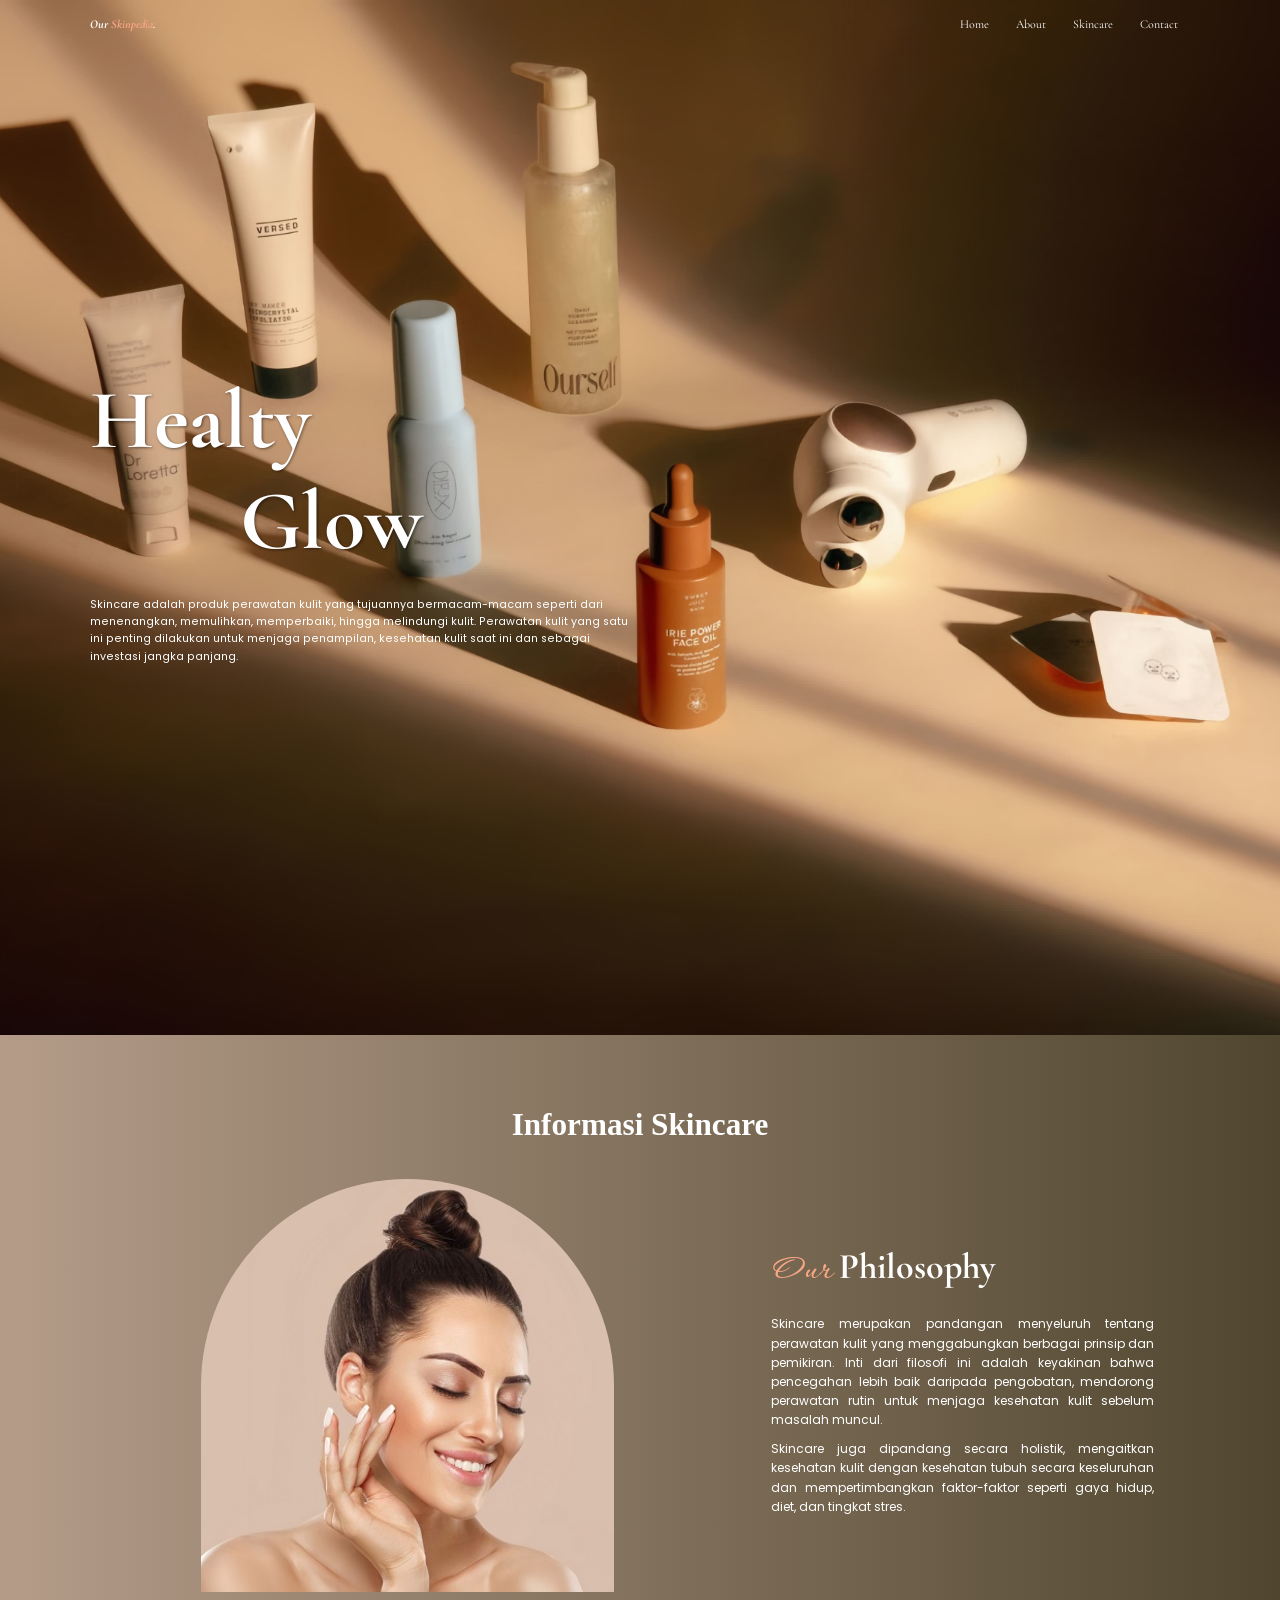
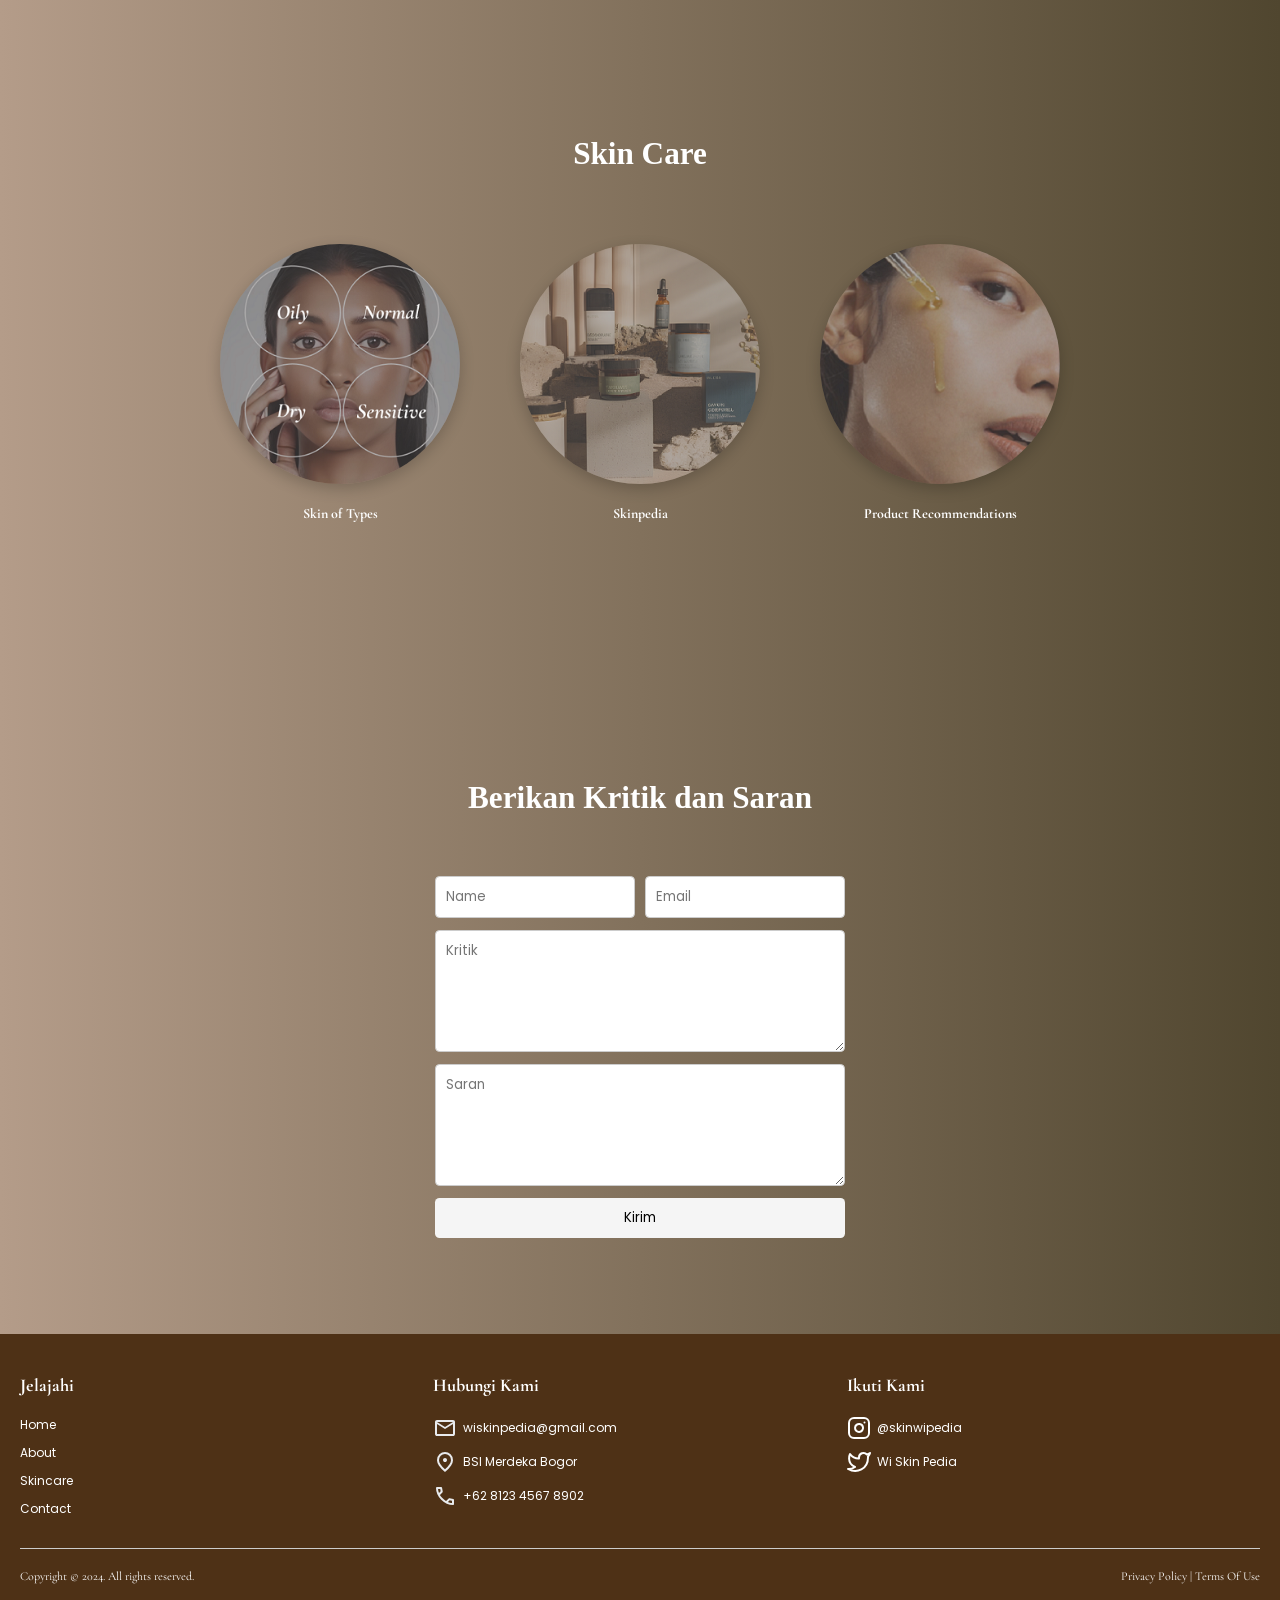
<file: index.html>
<!DOCTYPE html>
<html lang="en">
   <head>
      <meta charset="UTF-8" />
      <meta http-equiv="X-UA-Compatible" content="IE=edge" />
      <meta name="viewport" content="width=device-width, initial-scale=1.0" />
      <title>Ourskinpedia</title>

      <!-- My CSS -->
      <link rel="stylesheet" href="assets/css/style.css" />
   </head>
   <body>
      <!-- navbar start -->
      <nav class="navbar">
         <a href="#" class="navbar-logo"> Our <span>Skinpedia</span>. </a>

         <div class="navbar-nav">
            <a href="#home">Home</a>
            <a href="#about">About</a>
            <a href="#desc">Skincare</a>
            <a href="#contact">Contact</a>
         </div>
      </nav>
      <!-- navbar end -->

      <!-- Hero Section start  -->
      <section class="hero" id="home">
         <main class="content">
            <h1>Healty<br /><span>Glow</span></h1>
            <p>Skincare adalah produk perawatan kulit yang tujuannya bermacam-macam seperti dari menenangkan, memulihkan, memperbaiki, hingga melindungi kulit. Perawatan kulit yang satu ini penting dilakukan untuk menjaga penampilan, kesehatan kulit saat ini dan sebagai investasi jangka panjang.</p>
         </main>
      </section>
      <!-- Hero Section end  -->

      <!-- About Section start -->
      <section id="about" class="about">
         <h2><span>Informasi</span> Skincare</h2>
         <div class="row">
            <div class="about-img">
               <img src="assets/img/about.jpg" alt="Tentang Kami" />
            </div>
            <div class="content">
               <h3><span>Our </span> Philosophy</h3>
               <p>Skincare merupakan pandangan menyeluruh tentang perawatan kulit yang menggabungkan berbagai prinsip dan pemikiran. Inti dari filosofi ini adalah keyakinan bahwa pencegahan lebih baik daripada pengobatan, mendorong perawatan rutin untuk menjaga kesehatan kulit sebelum masalah muncul.</p>
               <p>Skincare juga dipandang secara holistik, mengaitkan kesehatan kulit dengan kesehatan tubuh secara keseluruhan dan mempertimbangkan faktor-faktor seperti gaya hidup, diet, dan tingkat stres.</p>
            </div>
         </div>
      </section>
      <!-- About Section end -->

      <!-- desc Section start -->
      <section id="desc" class="desc">
         <h2>Skin Care</h2>
         <div class="row">
            <a class="desc-card sub-menu" href="skintype.html">
               <img src="assets/img/daftar/skintypes.png" alt="Skin Types" class="desc-card-title" />
               <h3 class="desc-card-title">Skin of Types</h3>
            </a>
            <a class="desc-card sub-menu" href="skinpedia.html">
               <img src="assets/img/daftar/skincare.png" alt="Skincare" class="desc-card-title" />
               <h3 class="desc-card-title">Skinpedia</h3>
            </a>
            <a class="desc-card sub-menu" href="produk.html">
               <img src="assets/img/daftar/rekomendasi.png" alt="Product Recommendations" class="desc-card-title" />
               <h3 class="desc-card-title">Product Recommendations</h3>
            </a>
         </div>
      </section>
      <!-- desc Sectiob end -->

      <!-- contact section start -->
      <section id="contact" class="contact">
         <h2>Berikan Kritik dan Saran</h2>
         <div class="row">
            <form method="post" action="" name="contact-form">
               <div class="form-group">
                  <input type="text" id="name" name="name" placeholder="Name" required />
                  <input type="email" id="email" name="email" placeholder="Email" required />
               </div>
               <div class="form-group">
                  <textarea name="kritik" id="kritik" placeholder="Kritik" rows="5" required></textarea>
               </div>
               <div class="form-group">
                  <textarea name="saran" id="saran" placeholder="Saran" rows="5" required></textarea>
               </div>
               <button type="submit" value="Submit" id="submit">Kirim</button>
            </form>
         </div>
      </section>
      <!-- contact section end -->

      <!-- footer start -->
      <footer></footer>
      <!-- footer end -->

      <script src="assets/js/script.js"></script>
      <script src="assets/lib/sweetalert2/js/sweetalert2.all.min.js"></script>
      <script>
         const spreadsheetAPI = "https://script.google.com/macros/s/AKfycby1OPz_23iBI0SR0z1Q6bSf6NbLPiXbK6cBfHZQfob0Feho4B5LVjixsg26qznAvB0B/exec";
         const form = document.forms["contact-form"];

         form.addEventListener("submit", function (event) {
            event.preventDefault();

            Swal.fire({
               title: "Kirim feedback?",
               text: "Tindakan ini tidak bisa dibatalkan",
               confirmButtonColor: "#f9a684",
               showCancelButton: true,
               showLoaderOnConfirm: true,
               preConfirm: async function () {
                  try {
                     const response = await fetch(spreadsheetAPI, {
                        method: "POST",
                        body: new FormData(form),
                     });

                     if (!response.ok) {
                        return Swal.showValidationMessage(`${JSON.stringify(await response.json())}`);
                     }

                     return response.json();
                  } catch (error) {
                     Swal.showValidationMessage(`Request Failed: ${error}`);
                  }
               },
               allowOutsideClick: function () {
                  !Swal.isLoading();
               },
            }).then(function (result) {
               if (result.isConfirmed) {
                  Swal.fire({
                     title: "Feedback berhasil dikirim!",
                     text: "Terima Kasih atas Kritik dan Sarannya!",
                     icon: "success",
                     confirmButtonColor: "#f9a684",
                  });

                  form.reset();
               }
            });
         });
      </script>
   </body>
</html>
</file>
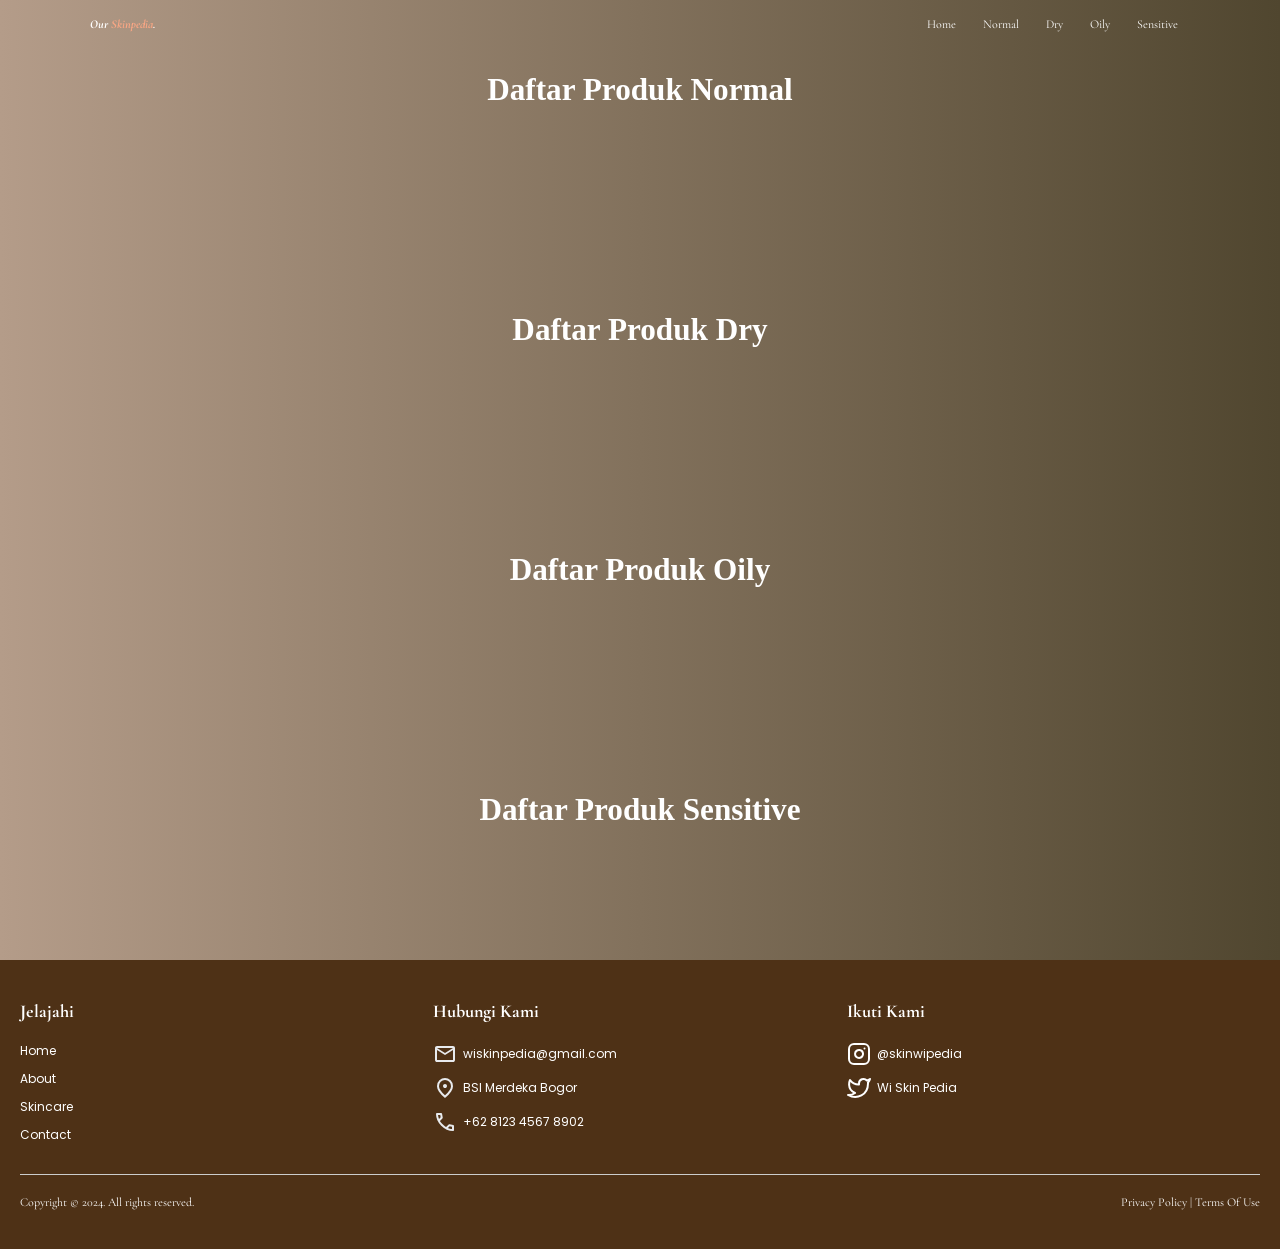
<file: produk.html>
<!DOCTYPE html>
<html lang="en">
   <head>
      <meta charset="UTF-8" />
      <meta name="viewport" content="width=device-width, initial-scale=1.0" />
      <title>Product Recommendations</title>

      <!--  -->
      <link rel="stylesheet" href="assets/css/style.css" />
   </head>
   <body>
      <!-- navbar start -->
      <nav class="navbar">
         <a href="#" class="navbar-logo"> Our <span>Skinpedia</span>. </a>

         <div class="navbar-nav">
            <a href="index.html">Home</a>
            <a href="#Normal">Normal</a>
            <a href="#Dry">Dry</a>
            <a href="#Oily">Oily</a>
            <a href="#Sensitive">Sensitive</a>
         </div>
      </nav>

      <div id="productRecommendations"></div>

      <!-- footer start -->
      <footer></footer>
      <!-- footer end -->

      <script src="assets/js/script.js"></script>
      <script>
         let productCategories = [];

         products.forEach((product) => productCategories.push(product.category));

         productCategories = new Set(productCategories);

         productCategories.forEach(function (category) {
            document.querySelector("#productRecommendations").innerHTML += `
               <section id="${category}" class="desc">
                  <h2><span>Daftar</span> Produk ${category}</h2>
                  <div class="row" id="${category}-products"></div>
               </section>
            `;
         });

         function setProducts(product) {
            return `
               <div class="desc-card2 product-recommendation">
                  <a href="${product.link}" target="_blank">
                     <img src="${product.img}" alt="${product.name}" class="desc-card-title"/>
                  </a>
                  <h3 class="desc-card-title">${product.name}</h3>
                  <p class="desc-card-title">${product.description}</p>
               </div>
            `;
         }

         function insertProduct(data) {
            return `INSERT INTO products VALUES (null, '${data.productName}', ${data.categoryid}, '${data.productDesc}', ${data.productPrice})`;
         }

         insertProduct()




         products.forEach(function (product) {
            if (product.category == "Normal") {
               document.querySelector("#Normal-products").innerHTML += setProducts(product);
            } else if (product.category == "Dry") {
               document.querySelector("#Dry-products").innerHTML += setProducts(product);
            } else if (product.category == "Oily") {
               document.querySelector("#Oily-products").innerHTML += setProducts(product);
            } else if (product.category == "Sensitive") {
               document.querySelector("#Sensitive-products").innerHTML += setProducts(product);
            }
         });
      </script>
   </body>
</html>
</file>
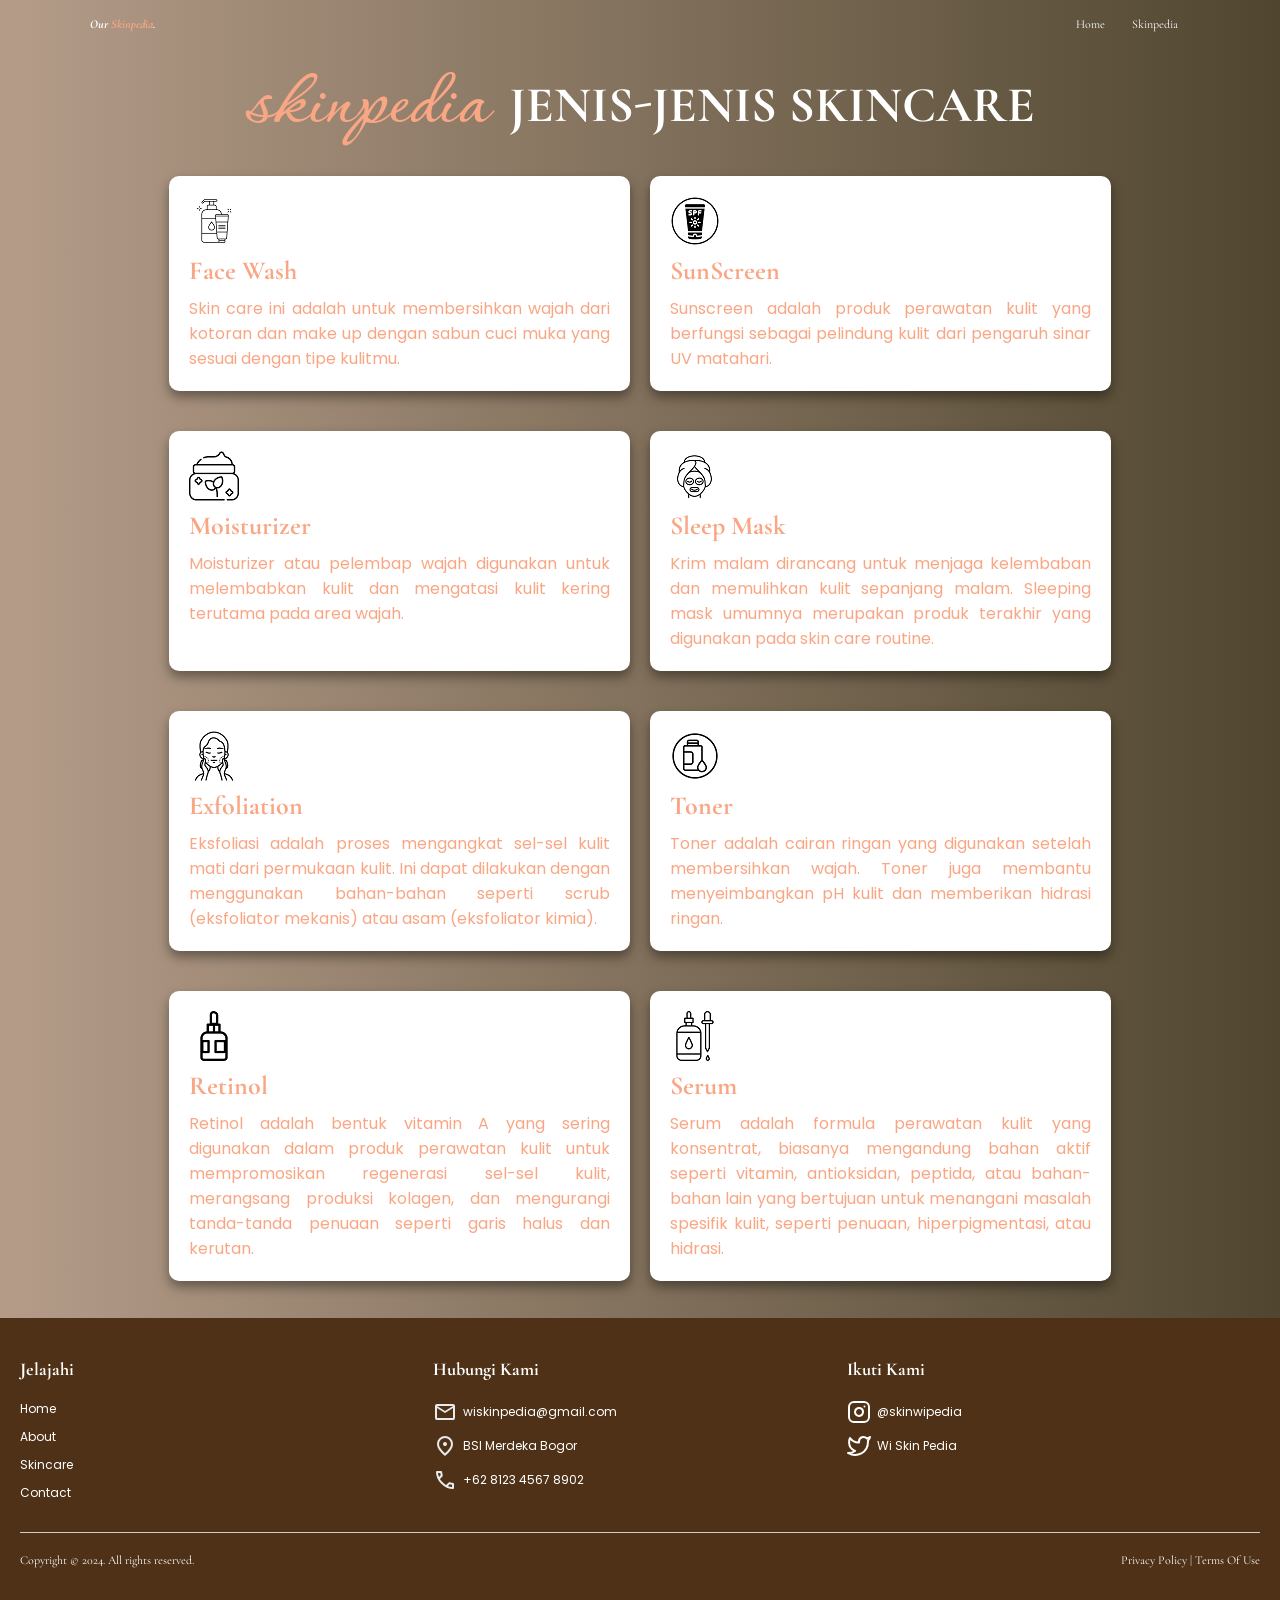
<file: skinpedia.html>
<!DOCTYPE html>
<html lang="en">
   <head>
      <meta charset="UTF-8" />
      <meta name="viewport" content="width=device-width, initial-scale=1.0" />
      <title>Skinpedia</title>

      <link rel="stylesheet" href="assets/css/style.css" />
   </head>
   <body>
      <!-- navbar start -->
      <nav class="navbar">
         <a href="#" class="navbar-logo">
            Our <span>Skinpedia</span>.
         </a>

         <div class="navbar-nav">
            <a href="index.html">Home</a>
            <a href="#spedia">Skinpedia</a>
         </div>
      </nav>

      <!-- pedia Section start -->
      <section id="spedia" class="container3">
         <h1>
            <span class="skinpedia">skinpedia</span> JENIS-JENIS SKINCARE
         </h1>
         <div class="card-container" id="skinPedias"></div>
      </section>
      <!-- pedia Section end -->

      <!-- footer start -->
      <footer></footer>
      <!-- footer end -->

      <script src="assets/js/script.js"></script>
      <script>
         spedias.forEach(function (spedia) {
            document.querySelector("#skinPedias").innerHTML += `
               <div class="card card-skinpedia">
                  <img src="${spedia.img}" alt="${spedia.name}" class="icon" />
                  <h2>${spedia.name}</h2>
                  <p>${spedia.description}</p>
               </div>
            `;
         });
      </script>
   </body>
</html>
</file>
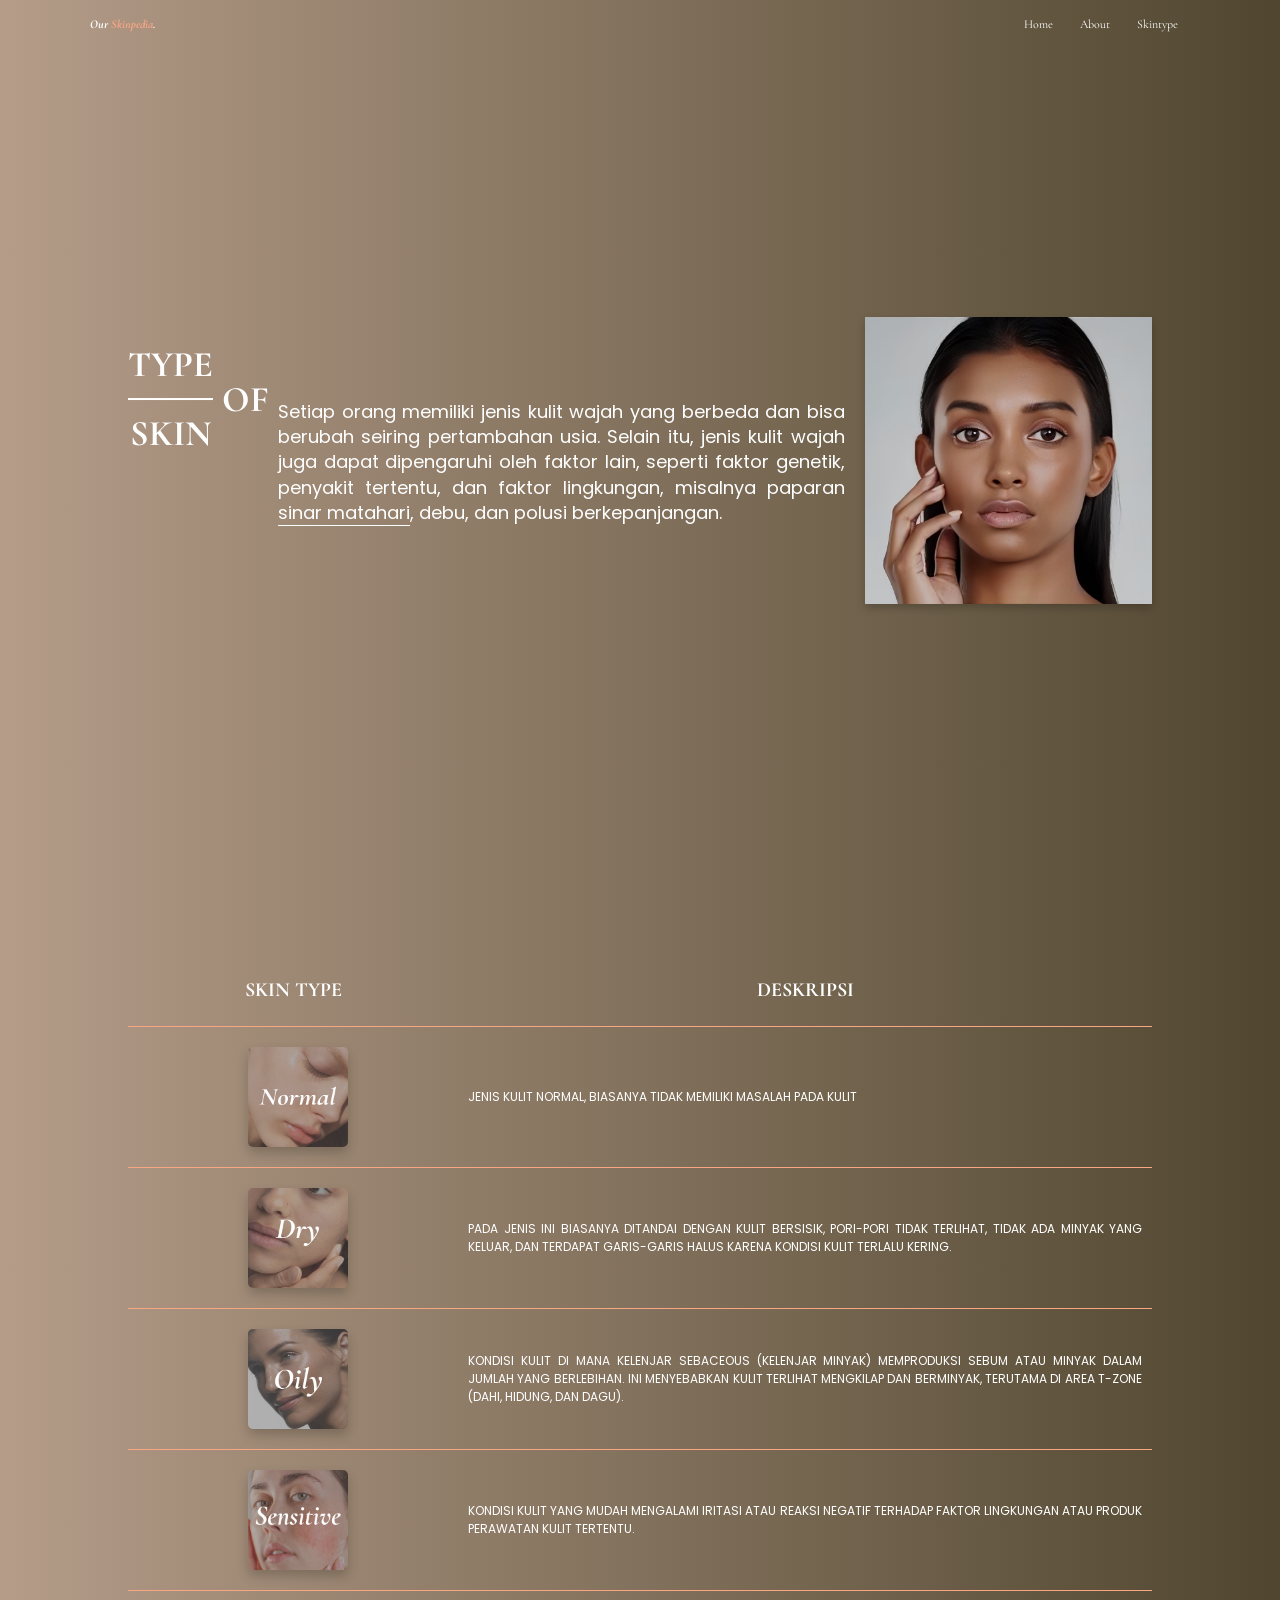
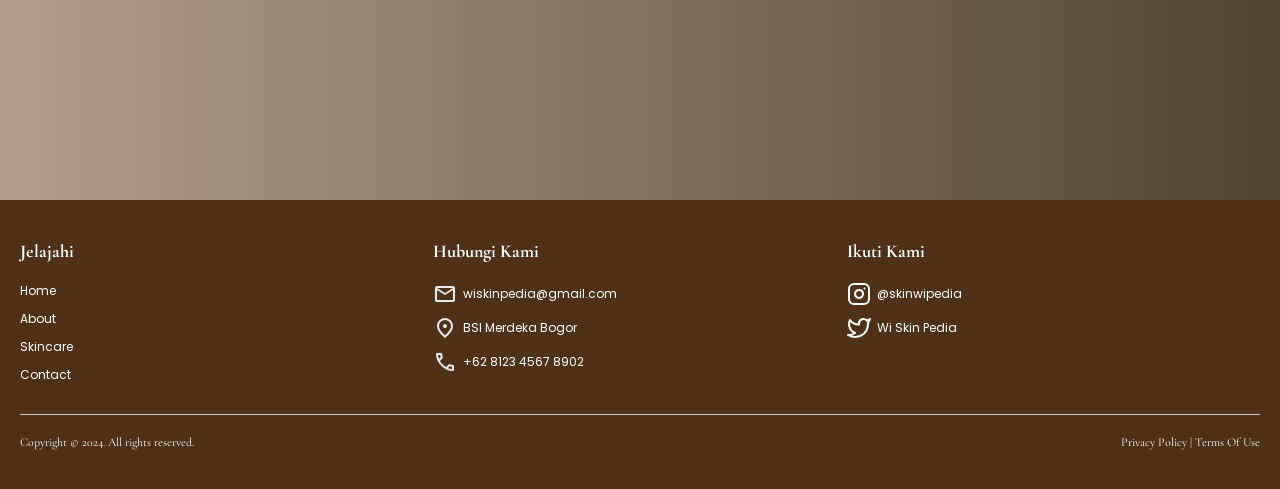
<file: skintype.html>
<!DOCTYPE html>
<html lang="en">
   <head>
      <meta charset="UTF-8" />
      <meta name="viewport" content="width=device-width, initial-scale=1.0" />
      <title>Skin Of Type</title>

      <link rel="stylesheet" href="assets/css/style.css" />
   </head>
   <body>
      <!-- navbar start -->
      <nav class="navbar">
         <a href="#" class="navbar-logo">
            Our <span>Skinpedia</span>.
         </a>

         <div class="navbar-nav">
            <a href="index.html">Home</a>
            <a href="#skin">About</a>
            <a href="#type">Skintype</a>
         </div>
      </nav>
      <!-- navbar end -->

      <!-- About Section start -->
      <section id="skin" class="skin">
         <div class="text-skin parent">
            <h2 class="title child">
               <div>
                  <span>TYPE</span>
                  <span></span>
                  <span>SKIN</span>
               </div>
               <span>OF</span>
            </h2>
            <p>Setiap orang memiliki jenis kulit wajah yang berbeda dan bisa berubah seiring pertambahan usia. Selain itu, jenis kulit wajah juga dapat dipengaruhi oleh faktor lain, seperti faktor genetik, penyakit tertentu, dan faktor lingkungan, misalnya paparan <span class="underline">sinar matahari</span>, debu, dan polusi berkepanjangan.</p>
         </div>
         <div class="image-skin">
            <img src="assets/img/daftar/skintype.jpg" alt="Example Image" class="image-shadow" />
         </div>
      </section>
      <!-- About Section End -->

      <!-- type Section start -->
      <section id="type" class="container2">
         <table>
            <tbody>
               <tr>
                  <td colspan="2" class="skin-type-header">SKIN TYPE</td>
                  <td colspan="2" class="description-header">DESKRIPSI</td>
               </tr>
               <tr>
                  <td class="image-cell">
                     <img src="assets/img/daftar/normal.png" alt="" />
                  </td>
                  <td class="text-cell"></td>
                  <td colspan="2" class="description-cell">
                     <p>JENIS KULIT NORMAL, BIASANYA TIDAK MEMILIKI MASALAH PADA KULIT</p>
                  </td>
               </tr>
               <tr>
                  <td class="image-cell">
                     <img src="assets/img/daftar/kering.png" alt="" />
                  </td>
                  <td class="text-cell"></td>
                  <td colspan="2" class="description-cell">
                     <p>PADA JENIS INI BIASANYA DITANDAI DENGAN KULIT BERSISIK, PORI-PORI TIDAK TERLIHAT, TIDAK ADA MINYAK YANG KELUAR, DAN TERDAPAT GARIS-GARIS HALUS KARENA KONDISI KULIT TERLALU KERING.</p>
                  </td>
               </tr>
               <tr>
                  <td class="image-cell">
                     <img src="assets/img/daftar/oily.png" alt="" />
                  </td>
                  <td class="text-cell"></td>
                  <td colspan="2" class="description-cell">
                     <p>KONDISI KULIT DI MANA KELENJAR SEBACEOUS (KELENJAR MINYAK) MEMPRODUKSI SEBUM ATAU MINYAK DALAM JUMLAH YANG BERLEBIHAN. INI MENYEBABKAN KULIT TERLIHAT MENGKILAP DAN BERMINYAK, TERUTAMA DI AREA T-ZONE (DAHI, HIDUNG, DAN DAGU).</p>
                  </td>
               </tr>
               <tr>
                  <td class="image-cell">
                     <img src="assets/img/daftar/sensitive.png" alt="" />
                  </td>
                  <td class="text-cell"></td>
                  <td colspan="2" class="description-cell">
                     <p>KONDISI KULIT YANG MUDAH MENGALAMI IRITASI ATAU REAKSI NEGATIF TERHADAP FAKTOR LINGKUNGAN ATAU PRODUK PERAWATAN KULIT TERTENTU.</p>
                  </td>
               </tr>
            </tbody>
         </table>
      </section>
      <!-- type Section end -->

      <!-- footer start -->
      <footer></footer>
      <!-- footer end -->

      <script src="assets/js/script.js"></script>
   </body>
</html>
</file>
<file: assets/css/style.css>
@import "fonts.css";

:root {
   --primary: #f9a684;
   --bg: white;
}

* {
   margin: 0;
   padding: 0;
   box-sizing: border-box;
   outline: none;
   border: none;
   text-decoration: none;
}

html {
   scroll-behavior: smooth;
}

body {
   font-family: "CormorantGaramond";
   background-color: var(--primary);
   color: white;
}

.navbar {
   display: flex;
   justify-content: space-between;
   align-items: center;
   padding: 1.4rem 7%;
   position: fixed;
   top: 0;
   left: 0;
   right: 0;
   z-index: 9999;
}

.navbar .navbar-logo {
   font-size: 1rem;
   font-weight: 700;
   color: white;
   font-style: italic;
}

.navbar .navbar-logo span {
   color: var(--primary);
}

.navbar .navbar-nav a {
   color: white;
   display: inline-block;
   font-size: 1rem;
   margin: 0 1rem;
}

.navbar .navbar-nav a:hover {
   color: var(--primary);
}

.navbar .navbar-extra a {
   color: white;
   margin: 0 0.3rem;
}

.navbar .navbar-extra a:hover {
   color: var(--primary);
}

/*Hero Section*/
.hero {
   min-height: 115vh;
   display: flex;
   align-items: center;
   background-image: url("../img/home.jpg");
   background-repeat: no-repeat;
   background-size: cover;
   background-position: center;
   position: relative;
}

.hero::after {
   content: "";
   display: block;
   position: absolute;
   width: 100%;
   height: 20%;
   bottom: 0;
}

.hero .content {
   padding: 1.4rem 7%;
   max-width: 60rem;
}

.hero .content h1 {
   font-size: 7em;
   color: white;
   text-shadow: 1px 1px 3px rgba(1, 1, 2, 0.5);
   line-height: 1.2;
}

.hero .content h1 span {
   color: var(--bg);
   position: relative;
   display: inline-block;
   left: 150px;
}

.hero .content p {
   font-size: 0.9rem;
   margin-top: 2rem;
   line-height: 1.6;
   max-width: 600px;
   font-family: "Poppins", serif;
   color: #fff;
}

.hero .content .cta {
   margin-top: 1rem;
   display: inline-block;
   padding: 1rem 3rem;
   font-size: 1.4rem;
   color: white;
   background-color: var(--primary);
   border-radius: 0.5rem;
   box-shadow: 1px 1px 3px rgba(1, 1, 3, 0.5);
}

/* About Section */
.about,
.desc,
.contact {
   padding-inline: 7%;
   padding-block: 3rem 6rem;
   background: linear-gradient(90deg, #b49c89, #50462f);
}

.about h2,
.desc h2,
.contact h2 {
   text-align: center;
   font-size: 2.6rem;
   margin-block: 3rem;
   font-family: "Cormorant";
}

.about h3 span {
   font-family: "Corinthia";
   color: var(--primary);
}

.about .row {
   display: flex;
   gap: 10px;
   align-items: center;
}

.about .row .about-img {
   flex: 1 1 50rem;
   max-width: 100%;
}

.about .row .about-img img {
   width: 65%;
   display: block;
   margin-left: auto;
   margin-right: auto;
   border-top-left-radius: 50%;
   border-top-right-radius: 50%;
}

.about .row .content {
   flex: 1 1 35rem;
   padding: 0 3rem;
   max-width: 600px;
}

.about .row .content h3 {
   font-size: 3rem;
   margin-bottom: 20px;
}

.about .row .content p {
   margin-bottom: 0.8rem;
   font-size: 1rem;
   line-height: 1.6;
   font-family: "Poppins";
   text-align: justify;
}

/* desc Section */
.desc h2 {
   margin-bottom: 1rem;
}

.desc p {
   text-align: center;
   max-width: 30rem;
   margin: auto;
   font-weight: 100;
   line-height: 1.6;
   font-family: "Poppins";
}

.desc .row {
   display: flex;
   flex-wrap: wrap;
   margin-top: 5rem;
   justify-content: center;
}

.desc .row .desc-card,
.desc .row .desc-card2 {
   text-align: center;
   padding-bottom: 5rem;
}

.desc .row .desc-card img {
   border-radius: 50%;
   width: 80%;
   box-shadow: 0 5px 15px rgba(0, 0, 0, 0.2);
   transition: box-shadow 0.3s ease;
}

.desc .row .desc-card2 img {
   object-fit: cover;
   aspect-ratio: 1/ 1;
   border-radius: 2%;
   width: 80%;
   box-shadow: 0 5px 15px rgba(0, 0, 0, 0.2);
   transition: box-shadow 0.3s ease;
}

.desc .row .desc-card img:hover,
.desc .row .desc-card2 img:hover {
   box-shadow: 0 15px 25px rgba(0, 0, 0, 0.4);
}

.desc .row .desc-card .desc-card-title,
.desc .row .desc-card2 .desc-card-title {
   margin: 1rem auto 0.5rem;
   text-align: center;
}

.desc-card:is(.sub-menu) img {
   aspect-ratio: 1 / 1;
   object-fit: cover;
}
.desc-card2:is(.product-recommendation) {
   width: 25%;
}

.product-recommendation img:is(.desc-card-title) {
   width: min(100%, 240px);
   height: auto;
}

.desc .row .desc-card {
   color: #fff;
}

/* about section 2 */
.skin {
   display: flex;
   align-items: center;
   justify-content: space-between;
   height: 100vh;
   padding: 4rem 10% 2rem;
   background: linear-gradient(90deg, #b49c89, #50462f);
}

.text-skin {
   display: flex;
   flex-direction: row;
   max-width: 70%;
   position: relative;
   gap: 0.75rem;
}

.skin .heading-text {
   display: flex;
   flex-direction: column;
}

.text-skin > .title {
   font-size: 3rem;

   display: flex;
   align-items: center;
   column-gap: 0.75rem;

   transform: translateY(-50%);
}

.text-skin > .title > div {
   width: max-content;
   display: flex;
   flex-direction: column;
   row-gap: 1rem;
   align-items: center;
}

.text-skin > .title > div span:nth-child(2) {
   width: 100%;
   height: 2px;
   background-color: white;
}

.text-skin p {
   font-size: 18px;
   line-height: 1.4;
   text-align: justify;
   font-family: "Poppins";
}

.image-skin {
   width: 28%; /* Adjusted image content width */
}

.skin .image-shadow {
   width: 100%;
   height: auto;
   box-shadow: 0 4px 8px rgba(0, 0, 0, 0.2);
   transition: box-shadow 0.3s ease;
}

.card-skinpedia img {
   width: 50px;
   aspect-ratio: 1 / 1;
   object-fit: cover;
   margin-bottom: 0.5rem;
}

/* Type section */
.container2 {
   width: 100%;
   margin: 0 auto;
   height: 100vh;
   padding: 4rem 10% 1.4rem;
   background: linear-gradient(90deg, #b49c89, #50462f);
}

table {
   width: 100%;
   border-collapse: collapse;
   margin: 20px 0;
   text-align: center;
}

.skin-type-header,
.description-header {
   text-align: center;
   padding: 10px;
   padding-bottom: 2rem;
   font-weight: bold;
   font-size: 20px;
}

tbody tr {
   border-bottom: 1px solid var(--primary);
}

.image-cell {
   width: 100px;
   padding: 10px;
   text-align: center;
}

.image-cell img {
   width: 100px;
   height: 100px;
   display: block;
   margin: 10px 10px 10px;
   border-radius: 5px;
   box-shadow: 0 6px 12px rgba(0, 0, 0, 0.2);
   margin-left: 100%;
}

.text-cell {
   width: 200px;
   padding: 10px;
   text-align: center;
}

.text-cell h2 {
   margin: 0;
   font-size: 18px;
}

.description-cell {
   padding: 10px;
   text-align: justify;
}

.description-cell p {
   margin: 0;
   font-family: "Poppins";
}

/* pedia section */
.container3 {
   width: 100%;
   margin: 0 auto;
   text-align: center;
   padding: 5rem 10% 1.4rem;
   background: linear-gradient(90deg, #b49c89, #50462f);
}

.container3 h1 {
   font-size: 50px;
   margin-bottom: 20px;
}

.container3 .skinpedia {
   font-family: "Corinthia";
   font-size: 80px;
   color: var(--primary);
   margin-right: 10px;
}

.card-container {
   display: flex;
   flex-wrap: wrap;
   justify-content: center;
   gap: 20px;
}

.card {
   background-color: white;
   width: 45%;
   padding: 20px;
   border-radius: 10px;
   box-shadow: 0 6px 12px rgba(0, 0, 0, 0.4);
   text-align: left;
   transition: transform 0.3s;
   margin-bottom: 20px;
}

.card:hover {
   transform: translateY(-10px);
}

.icon img {
   margin-bottom: 10px;
}

.card h2 {
   font-size: 26px;
   color: var(--primary);
   margin-bottom: 10px;
}

.card p {
   font-size: 16px;
   color: var(--primary);
   font-family: "Poppins";
   text-align: justify;
}

/* contact section */

.contact .row form {
   flex: 1 1 15rem;
   padding: 2rem 1rem;
   text-align: center;
}

.contact h2 {
   padding-top: 4rem;
}

form {
   display: flex;
   flex-direction: column;
   align-items: center;
}

.form-group {
   display: flex;
   flex-direction: row;
   gap: 10px;
   margin-bottom: 1rem;
}

:is(input, textarea) {
   padding: 10px;
   width: 200px;
   border: 1px solid #ccc;
   font-family: "Poppins";
}

:is(input, textarea, #submit) {
   border-radius: 0.375rem;
}

:is(textarea, .form-group + #submit) {
   width: 410px !important;
}

button {
   padding: 10px 20px;
   background-color: #f5f5f5;
   border: none;
   border-radius: 5px;
   cursor: pointer;
   font-family: "Poppins";
}

button:hover {
   background-color: var(--primary);
}

/* footer */

footer {
   background-color: #4e3116;
   color: white;
   padding: 40px 20px;
   text-align: left;
}

.footer-container {
   display: flex;
   justify-content: space-between;
   flex-wrap: wrap;
}

.footer-section {
   flex: 1;
   min-width: 200px;
   margin-bottom: 20px;
}

.footer-section a {
   text-decoration: none;
   color: var(--bg);

   display: flex;
   align-items: center;
   gap: 0.5rem;
}

.footer-section h3 {
   margin-bottom: 20px;
   font-size: 18px;
}

.footer-section ul {
   list-style: none;
   padding: 0;
}

.footer-section ul li {
   margin-bottom: 10px;
   display: flex;
   align-items: center;
   color: white;
   font-family: "Poppins";
}

.footer-section li:hover {
   color: var(--primary);
}

.footer-bottom {
   display: flex;
   justify-content: space-between;
   border-top: 1px solid #ccc;
   padding-top: 20px;
}

.footer-bottom .privacy-links {
   text-align: right;
}

.footer-bottom a {
   color: white;
   text-decoration: none;
}

.footer-bottom a:hover {
   text-decoration: underline;
}

/*Media Queries*/

/*Laptop*/
@media (max-width: 1366px) {
   html {
      font-size: 75%;
   }
}

/*Tablet*/
@media (max-width: 768px) {
   html {
      font-size: 62%;
   }
}

.underline {
   border-bottom: 1px solid #fff;
}

.backdrop-blur {
   backdrop-filter: blur(90px);
   text-shadow: 1px 1px #000;
}

.navbar:is(.backdrop-blur) .navbar-nav a:hover {
   text-shadow: none;
}
</file>
